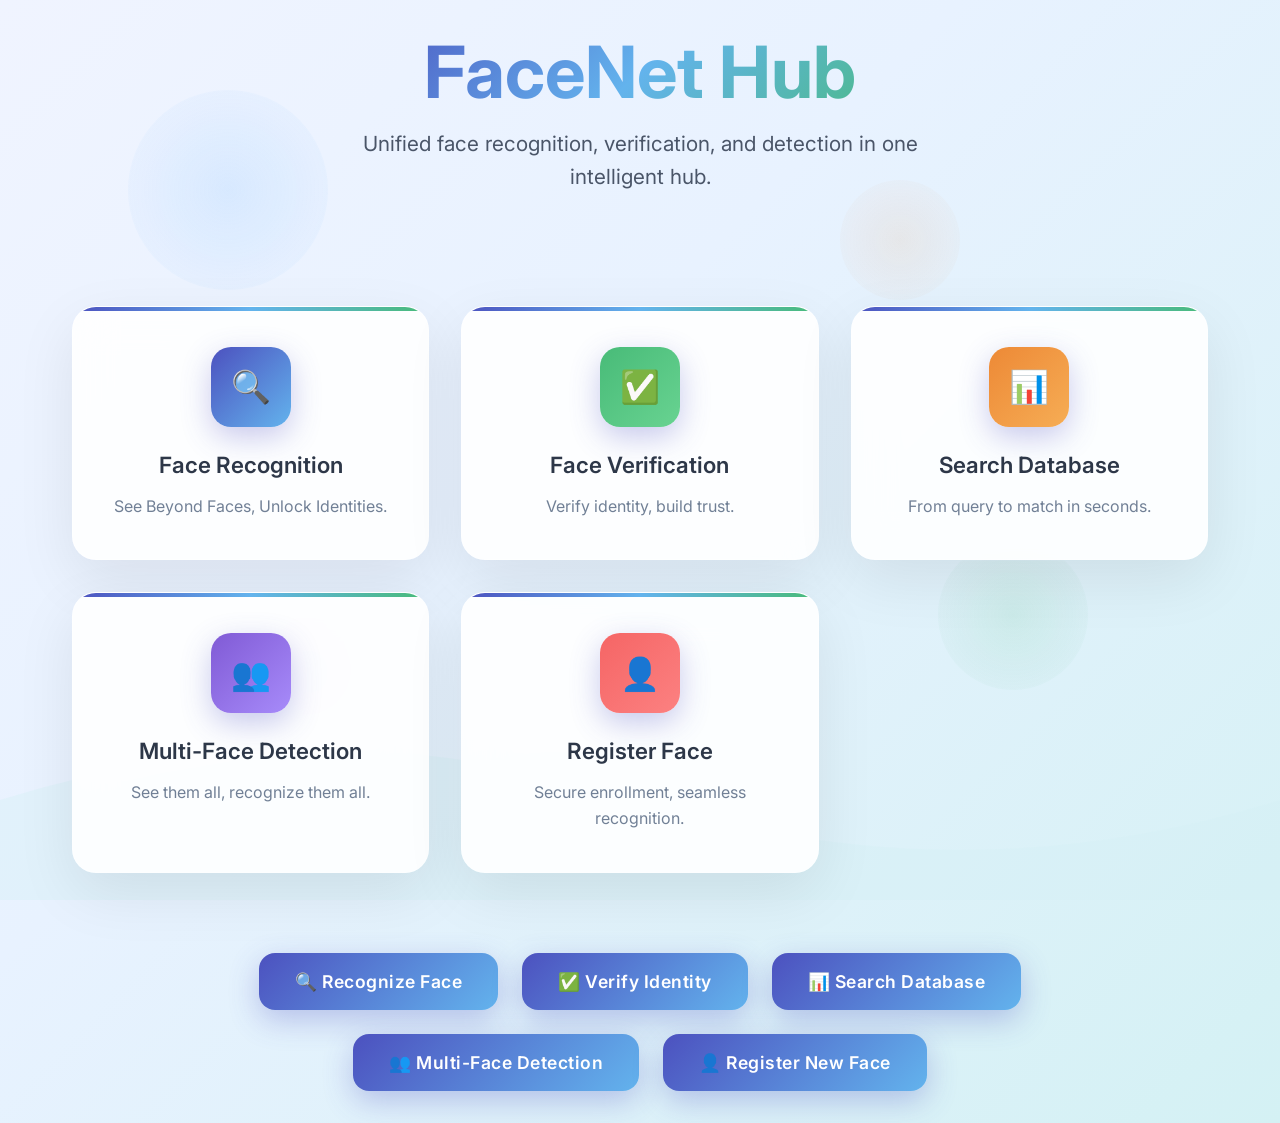
<file: index.html>
<!DOCTYPE html>
<html lang="en">
<head>
    <title>FaceNet Hub</title>
    <meta charset="UTF-8">
    <meta name="viewport" content="width=device-width, initial-scale=1.0">
    <style>
        @import url('https://fonts.googleapis.com/css2?family=Inter:wght@300;400;500;600;700&display=swap');
        
        * {
            margin: 0;
            padding: 0;
            box-sizing: border-box;
        }

        body {
            font-family: 'Inter', sans-serif;
            min-height: 100vh;
            background: linear-gradient(135deg, #f0f4ff 0%, #e8f2ff 40%, #d4f1f4 100%);
            position: relative;
            overflow-x: hidden;
            color: #2d3748;
        }

        /* Pleasant Floating Elements */
        .bg-elements {
            position: fixed;
            top: 0;
            left: 0;
            width: 100%;
            height: 100%;
            z-index: 1;
            pointer-events: none;
        }

        .float-circle {
            position: absolute;
            border-radius: 50%;
            background: radial-gradient(circle, rgba(99, 179, 255, 0.15), transparent);
            animation: floatGentle 20s infinite ease-in-out;
        }

        .float-circle:nth-child(1) {
            width: 200px; height: 200px;
            top: 10%; left: 10%;
            animation-delay: 0s;
        }

        .float-circle:nth-child(2) {
            width: 150px; height: 150px;
            background: radial-gradient(circle, rgba(72, 187, 120, 0.12), transparent);
            top: 60%; right: 15%;
            animation-delay: 5s;
        }

        .float-circle:nth-child(3) {
            width: 100px; height: 100px;
            background: radial-gradient(circle, rgba(147, 51, 234, 0.1), transparent);
            bottom: 20%; left: 20%;
            animation-delay: 10s;
        }

        .float-circle:nth-child(4) {
            width: 120px; height: 120px;
            background: radial-gradient(circle, rgba(237, 137, 54, 0.1), transparent);
            top: 20%; right: 25%;
            animation-delay: 15s;
        }

        @keyframes floatGentle {
            0%, 100% { transform: translateY(0px) rotate(0deg); opacity: 0.6; }
            33% { transform: translateY(-20px) rotate(120deg); opacity: 0.8; }
            66% { transform: translateY(-10px) rotate(240deg); opacity: 0.7; }
        }

        /* Subtle Wave Pattern */
        .wave-pattern {
            position: absolute;
            bottom: 0;
            left: 0;
            width: 100%;
            height: 200px;
            background: url("data:image/svg+xml,%3Csvg xmlns='http://www.w3.org/2000/svg' viewBox='0 0 1000 100' preserveAspectRatio='none'%3E%3Cpath d='M0,50 Q250,0 500,50 T1000,50 V100 H0 Z' fill='%23d4f1f4' opacity='0.4'/%3E%3C/svg%3E");
            z-index: 1;
        }

        /* Main Content */
        .container {
            position: relative;
            z-index: 10;
            max-width: 1200px;
            margin: 0 auto;
            padding: 2rem;
            min-height: 100vh;
            display: flex;
            flex-direction: column;
            justify-content: center;
            align-items: center;
            text-align: center;
            gap: 3rem;
        }

        /* Header */
        .header h1 {
            font-size: clamp(3rem, 6vw, 4.5rem);
            font-weight: 700;
            background: linear-gradient(135deg, #4c51bf 0%, #63b3ed 50%, #48bb78 100%);
            -webkit-background-clip: text;
            -webkit-text-fill-color: transparent;
            background-clip: text;
            margin-bottom: 1rem;
            line-height: 1.1;
        }

        .header p {
            font-size: 1.3rem;
            color: #4a5568;
            max-width: 600px;
            margin: 0 auto 2rem;
            line-height: 1.6;
        }

        /* Feature Cards - NOW 6 CARDS! */
        .features {
            display: grid;
            grid-template-columns: repeat(auto-fit, minmax(280px, 1fr));
            gap: 2rem;
            width: 100%;
            max-width: 1200px;
            margin-top: 2rem;
        }

        .feature-card {
            background: rgba(255, 255, 255, 0.9);
            backdrop-filter: blur(20px);
            border-radius: 24px;
            padding: 2.5rem 2rem;
            box-shadow: 0 20px 60px rgba(0, 0, 0, 0.08);
            border: 1px solid rgba(255, 255, 255, 0.3);
            transition: all 0.4s cubic-bezier(0.4, 0, 0.2, 1);
            position: relative;
            overflow: hidden;
            cursor: pointer;
            text-decoration: none;
            color: inherit;
        }

        .feature-card::before {
            content: '';
            position: absolute;
            top: 0;
            left: 0;
            right: 0;
            height: 4px;
            background: linear-gradient(90deg, #4c51bf, #63b3ed, #48bb78);
        }

        .feature-card:hover {
            transform: translateY(-12px);
            box-shadow: 0 30px 80px rgba(0, 0, 0, 0.12);
        }

        .feature-icon {
            width: 80px;
            height: 80px;
            margin: 0 auto 1.5rem;
            border-radius: 20px;
            display: flex;
            align-items: center;
            justify-content: center;
            font-size: 2rem;
            color: white;
            box-shadow: 0 10px 30px rgba(76, 81, 191, 0.3);
        }

        .feature-card:nth-child(1) .feature-icon { background: linear-gradient(135deg, #4c51bf, #63b3ed); }
        .feature-card:nth-child(2) .feature-icon { background: linear-gradient(135deg, #48bb78, #68d391); }
        .feature-card:nth-child(3) .feature-icon { background: linear-gradient(135deg, #ed8936, #f6ad55); }
        .feature-card:nth-child(4) .feature-icon { background: linear-gradient(135deg, #805ad5, #a78bfa); }
        .feature-card:nth-child(5) .feature-icon { background: linear-gradient(135deg, #f56565, #fc8181); }
        .feature-card:nth-child(6) .feature-icon { background: linear-gradient(135deg, #38b2ac, #4fd1c7); }

        .feature-card h3 {
            font-size: 1.4rem;
            font-weight: 600;
            color: #2d3748;
            margin-bottom: 1rem;
        }

        .feature-card p {
            color: #718096;
            line-height: 1.6;
        }

        /* Buttons */
        .menu {
            display: flex;
            flex-wrap: wrap;
            gap: 1.5rem;
            justify-content: center;
            max-width: 1000px;
            margin-top: 2rem;
        }

        .menu a {
            text-decoration: none;
        }

        button {
            padding: 18px 36px;
            font-family: 'Inter', sans-serif;
            font-size: 1.1rem;
            font-weight: 600;
            color: white;
            background: linear-gradient(135deg, #4c51bf 0%, #63b3ed 100%);
            border: none;
            border-radius: 16px;
            cursor: pointer;
            transition: all 0.3s cubic-bezier(0.4, 0, 0.2, 1);
            box-shadow: 0 10px 30px rgba(76, 81, 191, 0.3);
            text-transform: none;
            letter-spacing: 0.5px;
        }

        button:hover {
            transform: translateY(-4px);
            box-shadow: 0 20px 40px rgba(76, 81, 191, 0.4);
            background: linear-gradient(135deg, #3b3f9e 0%, #4da8e0 100%);
        }

        button:active {
            transform: translateY(-2px);
        }

        /* Responsive */
        @media (max-width: 768px) {
            .container { padding: 1.5rem; }
            .menu { flex-direction: column; align-items: center; }
            button { width: 100%; max-width: 300px; }
            .features { grid-template-columns: 1fr; }
        }

        /* Scroll Indicator */
        .scroll-indicator {
            position: fixed;
            bottom: 2rem;
            left: 50%;
            transform: translateX(-50%);
            z-index: 20;
            animation: bounce 2s infinite;
        }

        @keyframes bounce {
            0%, 20%, 50%, 80%, 100% { transform: translateX(-50%) translateY(0); }
            40% { transform: translateX(-50%) translateY(-10px); }
            60% { transform: translateX(-50%) translateY(-5px); }
        }
    </style>
</head>

<body>
    <!-- Pleasant Background Elements -->
    <div class="bg-elements">
        <div class="float-circle"></div>
        <div class="float-circle"></div>
        <div class="float-circle"></div>
        <div class="float-circle"></div>
        <div class="wave-pattern"></div>
    </div>

    <div class="container">
        <div class="header">
            <h1>FaceNet Hub</h1>
            <p>
                Unified face recognition, verification, and detection in one intelligent hub.
            </p>
        </div>

        <!-- 🔥 UPDATED 6 FEATURE CARDS -->
        <div class="features">
            
            <a href="/recognize" class="feature-card">
                <div class="feature-icon">🔍</div>
                <h3>Face Recognition</h3>
                <p>See Beyond Faces, Unlock Identities.</p>
            </a>
            
            <a href="/verify" class="feature-card">
                <div class="feature-icon">✅</div>
                <h3>Face Verification</h3>
                <p>Verify identity, build trust.</p>
            </a>
            
            <a href="/search" class="feature-card">
                <div class="feature-icon">📊</div>
                <h3>Search Database</h3>
                <p>From query to match in seconds.</p>
            </a>
            
            <!-- 🔥 NEW MULTI-FACE CARD -->
            <a href="/multiface" class="feature-card">
                <div class="feature-icon">👥</div>
                <h3>Multi-Face Detection</h3>
                <p>See them all, recognize them all.</p>
            </a>
             <a href="/register" class="feature-card">
                <div class="feature-icon">👤</div>
                <h3>Register Face</h3>
                <p>Secure enrollment, seamless recognition.</p>
            </a>

        </div>

        <!-- Updated Menu Buttons -->
        <div class="menu">
            <a href="/recognize">
                <button>🔍 Recognize Face</button>
            </a>
            <a href="/verify">
                <button>✅ Verify Identity</button>
            </a>
            <a href="/search">
                <button>📊 Search Database</button>
            </a>
            <a href="/multiface">
                <button>👥 Multi-Face Detection</button>
            </a>
            <a href="/register">
                <button>👤 Register New Face</button>
            </a>
        </div>
    </div>

    

    <script>
        // Gentle floating animation refresh
        function refreshFloaters() {
            document.querySelectorAll('.float-circle').forEach((circle, i) => {
                circle.style.animationDelay = `${i * 3}s`;
            });
        }
        setInterval(refreshFloaters, 15000);

        // Smooth hover effects for feature cards
        document.querySelectorAll('.feature-card').forEach(card => {
            card.addEventListener('mouseenter', function() {
                this.style.transform = 'translateY(-12px) scale(1.02)';
            });
            card.addEventListener('mouseleave', function() {
                this.style.transform = 'translateY(0) scale(1)';
            });
        });
    </script>
</body>
</html>
</file>
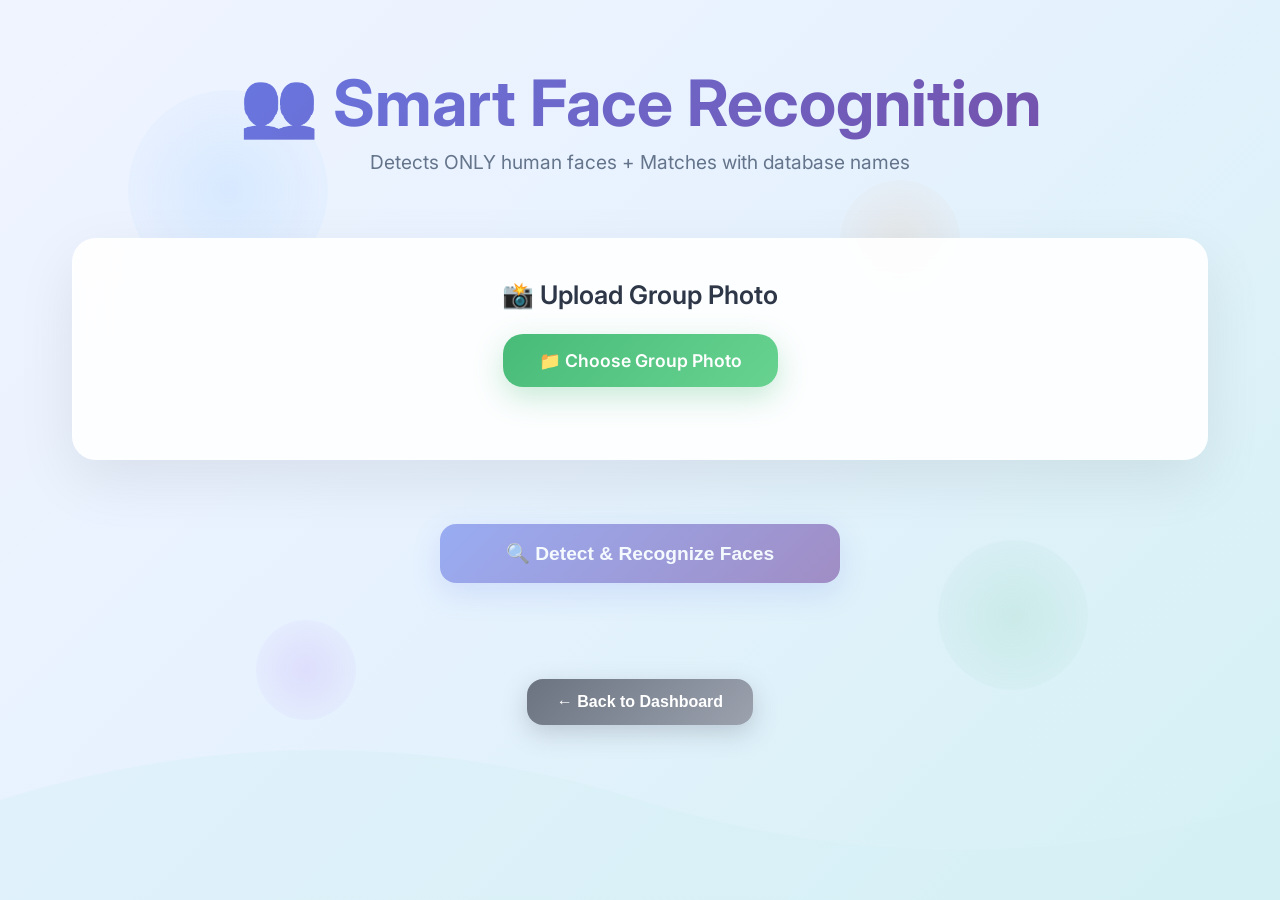
<file: multiface.html>
<!DOCTYPE html>
<html lang="en">
<head>
    <title>AI Face Recognition - Database Integration</title>
    <meta charset="UTF-8">
    <meta name="viewport" content="width=device-width, initial-scale=1.0">
    <style>
        @import url('https://fonts.googleapis.com/css2?family=Inter:wght@300;400;500;600;700&display=swap');
        * { margin: 0; padding: 0; box-sizing: border-box; }
        body { font-family: 'Inter', sans-serif; min-height: 100vh; background: linear-gradient(135deg, #f0f4ff 0%, #e8f2ff 40%, #d4f1f4 100%); position: relative; overflow-x: hidden; color: #2d3748; }

        /* Pleasant Floating Elements */
        .bg-elements {
            position: fixed;
            top: 0;
            left: 0;
            width: 100%;
            height: 100%;
            z-index: 1;
            pointer-events: none;
        }

        .float-circle {
            position: absolute;
            border-radius: 50%;
            background: radial-gradient(circle, rgba(99, 179, 255, 0.15), transparent);
            animation: floatGentle 20s infinite ease-in-out;
        }

        .float-circle:nth-child(1) {
            width: 200px; height: 200px;
            top: 10%; left: 10%;
            animation-delay: 0s;
        }

        .float-circle:nth-child(2) {
            width: 150px; height: 150px;
            background: radial-gradient(circle, rgba(72, 187, 120, 0.12), transparent);
            top: 60%; right: 15%;
            animation-delay: 5s;
        }

        .float-circle:nth-child(3) {
            width: 100px; height: 100px;
            background: radial-gradient(circle, rgba(147, 51, 234, 0.1), transparent);
            bottom: 20%; left: 20%;
            animation-delay: 10s;
        }

        .float-circle:nth-child(4) {
            width: 120px; height: 120px;
            background: radial-gradient(circle, rgba(237, 137, 54, 0.1), transparent);
            top: 20%; right: 25%;
            animation-delay: 15s;
        }

        @keyframes floatGentle {
            0%, 100% { transform: translateY(0px) rotate(0deg); opacity: 0.6; }
            33% { transform: translateY(-20px) rotate(120deg); opacity: 0.8; }
            66% { transform: translateY(-10px) rotate(240deg); opacity: 0.7; }
        }

        /* Subtle Wave Pattern */
        .wave-pattern {
            position: absolute;
            bottom: 0;
            left: 0;
            width: 100%;
            height: 200px;
            background: url("data:image/svg+xml,%3Csvg xmlns='http://www.w3.org/2000/svg' viewBox='0 0 1000 100' preserveAspectRatio='none'%3E%3Cpath d='M0,50 Q250,0 500,50 T1000,50 V100 H0 Z' fill='%23d4f1f4' opacity='0.4'/%3E%3C/svg%3E");
            z-index: 1;
        }
        .container { position: relative; z-index: 10; max-width: 1200px; margin: 0 auto; padding: 2rem; display: flex; flex-direction: column; gap: 2rem; }
        .header { text-align: center; padding: 2rem 0; }
        .header h1 { font-size: clamp(2.5rem, 6vw, 4rem); font-weight: 700; background: linear-gradient(135deg, #667eea 0%, #764ba2 100%); -webkit-background-clip: text; -webkit-text-fill-color: transparent; margin-bottom: 0.5rem; }
        .header p { font-size: 1.2rem; color: #64748b; }
        .section { background: rgba(255,255,255,0.9); backdrop-filter: blur(20px); border-radius: 24px; padding: 2.5rem; box-shadow: 0 20px 60px rgba(0,0,0,0.08); border: 1px solid rgba(255,255,255,0.3); }
        .upload-area { text-align: center; margin-bottom: 2rem; }
        .file-input-wrapper input[type="file"] { position: absolute; left: -9999px; opacity: 0; width: 1px; height: 1px; }
        .custom-file-btn { padding: 16px 36px; font-size: 1.1rem; font-weight: 600; color: white; background: linear-gradient(135deg, #48bb78 0%, #68d391 100%); border: none; border-radius: 20px; cursor: pointer; transition: all 0.3s; box-shadow: 0 10px 30px rgba(72,187,120,0.3); display: inline-block; }
        .custom-file-btn:hover { transform: translateY(-2px); box-shadow: 0 15px 40px rgba(72,187,120,0.4); }
        #groupPhoto { max-width: 700px; max-height: 450px; width: 100%; height: auto; border-radius: 16px; border: 3px solid #e2e8f0; box-shadow: 0 10px 30px rgba(0,0,0,0.1); display: none; margin: 1rem auto; }
        #analyzeBtn { padding: 18px 40px; font-size: 1.2rem; font-weight: 600; color: white; background: linear-gradient(135deg, #667eea 0%, #764ba2 100%); border: none; border-radius: 16px; cursor: pointer; transition: all 0.3s; box-shadow: 0 10px 30px rgba(102,126,234,0.3); width: 100%; max-width: 400px; margin: 2rem auto; display: block; }
        #analyzeBtn:hover:not(:disabled) { transform: translateY(-3px); box-shadow: 0 15px 40px rgba(102,126,234,0.4); }
        #analyzeBtn:disabled { opacity: 0.6; cursor: not-allowed; transform: none; }
        .results-section { display: none; }
        .results-section.show { display: block; }
        .faces-grid { display: grid; grid-template-columns: repeat(auto-fit, minmax(280px, 1fr)); gap: 1.5rem; margin-top: 2rem; }
        .face-card { background: rgba(255,255,255,0.95); border-radius: 16px; padding: 1.5rem; text-align: center; box-shadow: 0 15px 35px rgba(0,0,0,0.1); border: 3px solid #48bb78; transition: all 0.3s; cursor: pointer; }
        .face-card:hover { transform: translateY(-10px) scale(1.05); box-shadow: 0 30px 60px rgba(72,187,120,0.3); }
        .face-card.recognized { border-color: #ed8936; box-shadow: 0 15px 35px rgba(237,137,54,0.3); }
        .face-card.recognized:hover { box-shadow: 0 30px 60px rgba(237,137,54,0.4); }
        .face-img { width: 100%; height: 200px; object-fit: cover; border-radius: 12px; margin-bottom: 1rem; border: 3px solid #f7fafc; }
        .face-count { font-size: 4rem; font-weight: 700; color: #48bb78; margin: 1.5rem 0; }
        #resultText { font-size: 1.4rem; text-align: center; padding: 2.5rem; background: rgba(72,187,120,0.15); border-radius: 20px; color: #1a5f2f; font-weight: 600; }
        .no-faces { font-size: 1.3rem; text-align: center; padding: 2.5rem; background: rgba(245,101,101,0.15); border-radius: 20px; color: #742a2a; }
        .loading { display: inline-block; width: 28px; height: 28px; border: 4px solid rgba(255,255,255,0.3); border-radius: 50%; border-top-color: #fff; animation: spin 1s infinite; margin-right: 12px; vertical-align: middle; }
        @keyframes spin { to { transform: rotate(360deg); } }
        .back-btn { text-align: center; margin-top: 2rem; }
        .back-btn button { padding: 14px 30px; font-size: 1rem; font-weight: 600; color: white; background: linear-gradient(135deg, #6b7280 0%, #9ca3af 100%); border: none; border-radius: 16px; cursor: pointer; transition: all 0.3s; box-shadow: 0 8px 25px rgba(107,114,128,0.3); }
        .back-btn button:hover { transform: translateY(-2px); box-shadow: 0 12px 35px rgba(107,114,128,0.4); }
        h2 { font-size: 1.6rem; font-weight: 600; color: #2d3748; margin-bottom: 1.5rem; text-align: center; }
        .person-name { font-size: 1.3rem; font-weight: 700; color: #ed8936; margin: 0.5rem 0; }
        .confidence { background: rgba(72,187,120,0.2); padding: 0.3rem 0.8rem; border-radius: 20px; font-size: 0.9rem; color: #1a5f2f; }
    </style>
</head>
<body>
    <!-- Pleasant Background Elements -->
    <div class="bg-elements">
        <div class="float-circle"></div>
        <div class="float-circle"></div>
        <div class="float-circle"></div>
        <div class="float-circle"></div>
        <div class="wave-pattern"></div>
    </div>

    <div class="container">
        <div class="header">
            <h1>👥 Smart Face Recognition</h1>
            <p>Detects ONLY human faces + Matches with database names</p>
        </div>

        <div class="section">
            <h2>📸 Upload Group Photo</h2>
            <div class="upload-area">
                <div class="file-input-wrapper">
                    <input type="file" id="groupPhotoInput" accept="image/*">
                    <label for="groupPhotoInput" class="custom-file-btn">📁 Choose Group Photo</label>
                </div>
                <img id="groupPhoto" alt="Group Photo">
            </div>
        </div>

        <div style="text-align: center;">
            <button id="analyzeBtn" disabled>🔍 Detect & Recognize Faces</button>
        </div>

        <div class="section results-section" id="resultsSection">
            <h2>🎯 Recognition Results</h2>
            <div id="resultText"></div>
            <div class="faces-grid" id="facesGrid"></div>
        </div>

        <div class="back-btn">
            <a href="/">
                <button>← Back to Dashboard</button>
            </a>
        </div>
    </div>

    <script>
        const groupPhotoInput = document.getElementById('groupPhotoInput');
        const groupPhoto = document.getElementById('groupPhoto');
        const analyzeBtn = document.getElementById('analyzeBtn');
        const resultsSection = document.getElementById('resultsSection');
        const resultText = document.getElementById('resultText');
        const facesGrid = document.getElementById('facesGrid');

        // 🔥 Upload handler
        groupPhotoInput.addEventListener('change', function() {
            const file = this.files[0];
            if (file) {
                const reader = new FileReader();
                reader.onload = function(e) {
                    groupPhoto.src = e.target.result;
                    groupPhoto.style.display = 'block';
                    analyzeBtn.disabled = false;
                    analyzeBtn.textContent = '🚀 Analyze & Recognize';
                    resultsSection.classList.remove('show');
                };
                reader.readAsDataURL(file);
            }
        });

        analyzeBtn.addEventListener('click', async function() {
            analyzeBtn.disabled = true;
            analyzeBtn.innerHTML = '<div class="loading"></div>🔍 Detecting human faces...';

            try {
                // Step 1: Frontend face detection (ONLY humans)
                const faces = advancedHumanFaceDetection();
                
                if (faces.length === 0) {
                    displayResults([], 'No human faces detected');
                    return;
                }

                // Step 2: Backend recognition for each face
                analyzeBtn.innerHTML = '<div class="loading"></div>🧠 Recognizing faces...';
                const recognizedFaces = await recognizeFacesInDatabase(faces);

                displayResults(recognizedFaces, `${recognizedFaces.length} faces processed`);
            } catch (error) {
                console.error('Error:', error);
                resultText.innerHTML = 'Error processing image';
            } finally {
                analyzeBtn.disabled = false;
                analyzeBtn.textContent = '🔄 Re-analyze';
            }
        });

        // 🔥 HUMAN-ONLY FACE DETECTION (Rejects statues/objects)
        function advancedHumanFaceDetection() {
            const canvas = document.createElement('canvas');
            const ctx = canvas.getContext('2d');
            canvas.width = groupPhoto.naturalWidth;
            canvas.height = groupPhoto.naturalHeight;
            ctx.drawImage(groupPhoto, 0, 0);
            const imageData = ctx.getImageData(0, 0, canvas.width, canvas.height);
            
            const faces = [];
            const scanSize = 200;
            const step = 45;

            for (let y = 15; y < canvas.height - scanSize - 15; y += step) {
                for (let x = 15; x < canvas.width - scanSize - 15; x += step) {
                    const score = humanFaceOnlyDetector(imageData, x, y, scanSize);
                    if (score > 0.65) {
                        faces.push({
                            id: faces.length + 1,
                            x, y, width: scanSize, height: scanSize,
                            confidence: score,
                            faceImage: extractFaceCanvas(groupPhoto, x, y, scanSize)
                        });
                    }
                }
            }
            return smartMergeFaces(faces);
        }

        // 🔥 HUMANS ONLY DETECTOR (Rejects stone faces/objects)
        function humanFaceOnlyDetector(imageData, startX, startY, size) {
            const data = imageData.data;
            let skinScore = 0, eyeScore = 0, mouthScore = 0, hairScore = 0, totalPixels = 0;

            for (let py = 0; py < size; py++) {
                for (let px = 0; px < size; px++) {
                    const x = startX + px;
                    const y = startY + py;
                    if (x >= imageData.width || y >= imageData.height) continue;
                    
                    const i = (Math.floor(y) * imageData.width + Math.floor(x)) * 4;
                    if (i + 2 >= data.length) continue;
                    
                    const r = data[i], g = data[i+1], b = data[i+2];
                    
                    // 🔥 Stage 1: Human skin only (rejects stone/metal)
                    if (isHumanSkin(r, g, b)) {
                        skinScore++;
                        
                        // Stage 2: Eyes (dark regions in specific area)
                        if (py < size * 0.3 && isEyeRegion(r, g, b)) eyeScore += 2;
                        
                        // Stage 3: Mouth/chin area
                        if (py > size * 0.7 && isMouthRegion(r, g, b)) mouthScore += 1.5;
                        
                        // Stage 4: Hair above forehead
                        if (py < size * 0.15 && isHairRegion(r, g, b)) hairScore += 1;
                    }
                    totalPixels++;
                }
            }

            const skinRatio = skinScore / Math.max(1, totalPixels * 0.48);
            const eyeRatio = eyeScore / Math.max(1, totalPixels * 0.08);
            const mouthRatio = mouthScore / Math.max(1, totalPixels * 0.12);
            const hairRatio = hairScore / Math.max(1, totalPixels * 0.1);
            
            return (skinRatio * 0.45) + (eyeRatio * 0.25) + (mouthRatio * 0.2) + (hairRatio * 0.1);
        }

        function isHumanSkin(r, g, b) {
            const rNorm = r / 255, gNorm = g / 255, bNorm = b / 255;
            // Human skin range (excludes stone/metal)
            return rNorm > 0.4 && rNorm < 0.95 && 
                   gNorm > 0.25 && bNorm > 0.2 &&
                   rNorm > gNorm && rNorm > bNorm &&
                   Math.abs(rNorm - gNorm) < 0.3;
        }

        function isEyeRegion(r, g, b) { return (r + g + b) / 3 < 110 && (r + g + b) / 3 > 25; }
        function isMouthRegion(r, g, b) { return (r + g + b) / 3 > 80 && (r + g + b) / 3 < 180; }
        function isHairRegion(r, g, b) { return (r + g + b) / 3 < 90; }

        function extractFaceCanvas(img, x, y, size) {
            const canvas = document.createElement('canvas');
            canvas.width = canvas.height = 64; // Match model input size
            const ctx = canvas.getContext('2d');
            const pad = 10; // Reduced padding
            ctx.drawImage(img, Math.max(0, x - pad), Math.max(0, y - pad), 
                         size + pad * 2, size + pad * 2, 0, 0, 64, 64);
            return canvas;
        }

        // 🔥 BACKEND DATABASE RECOGNITION
        async function recognizeFacesInDatabase(faces) {
            const formData = new FormData();
            
            // Convert each face canvas to blob and append as file
            const blobPromises = faces.map((face, i) => {
                return new Promise(resolve => {
                    face.faceImage.toBlob(blob => {
                        formData.append(`face_${i}`, blob, `face_${i}.jpg`);
                        resolve();
                    });
                });
            });
            
            // Wait for all blobs to be created
            await Promise.all(blobPromises);
            
            try {
                const response = await fetch('/recognize-multiple-faces', {
                    method: 'POST',
                    body: formData
                });
                const result = await response.json();
                
                // Map recognition results to faces
                return faces.map((face, i) => {
                    const match = result.matches?.[i];
                    if (match && match.found) {
                        return {
                            ...face,
                            name: match.person?.name || 'Unknown',
                            id: match.id,
                            matchConfidence: match.confidence,
                            recognized: true
                        };
                    }
                    return { ...face, name: 'Unknown', recognized: false };
                });
            } catch (error) {
                console.warn('Database recognition failed, using local detection:', error);
                return faces.map(face => ({ ...face, name: 'Unknown', recognized: false }));
            }
        }

        function smartMergeFaces(faces) {
            const merged = [];
            faces.forEach(face => {
                let duplicate = false;
                merged.forEach(mFace => {
                    const dist = Math.hypot(
                        (face.x + face.width/2) - (mFace.x + mFace.width/2),
                        (face.y + face.height/2) - (mFace.y + mFace.height/2)
                    );
                    if (dist < 80) duplicate = true;
                });
                if (!duplicate) merged.push(face);
            });
            return merged.slice(0, 12);
        }

        // 🔥 DISPLAY WITH NAMES
        function displayResults(faces, message) {
            facesGrid.innerHTML = '';
            resultsSection.classList.add('show');
            
            if (faces.length === 0) {
                resultText.className = 'no-faces';
                resultText.innerHTML = `
                    <div style="font-size: 2.5rem; color: #f56565; margin: 1rem 0;">✅</div>
                    <strong>Perfect! No false positives.</strong><br>
                    <small>Only human faces detected (statues/objects rejected)</small>
                `;
                return;
            }

            const recognizedCount = faces.filter(f => f.recognized).length;
            resultText.innerHTML = `
                <div class="face-count">${faces.length}</div>
                <strong>${faces.length} HUMAN FACES DETECTED!</strong><br>
                <small>${recognizedCount} recognized from database | ${faces.length - recognizedCount} unknown</small>
            `;
            
            faces.forEach(face => {
                const tempCanvas = document.createElement('canvas');
                tempCanvas.width = tempCanvas.height = 260;
                const ctx = tempCanvas.getContext('2d');
                ctx.drawImage(groupPhoto, Math.max(0, face.x - 20), Math.max(0, face.y - 20), 
                             face.width + 40, face.height + 40, 0, 0, 260, 260);
                
                const faceCard = document.createElement('div');
                faceCard.className = `face-card ${face.recognized ? 'recognized' : ''}`;
                faceCard.innerHTML = `
                    <img src="${tempCanvas.toDataURL()}" class="face-img" 
                         alt="${face.name}" title="${face.name}">
                    ${face.recognized ? 
                        `<div class="person-name">👤 ${face.name}</div>` : 
                        '<div class="person-name">Unknown Person</div>'
                    }
                    <div class="confidence">${Math.round(face.confidence*100)}% detection confidence</div>
                    ${face.recognized ? `<div style="font-size: 0.85rem; color: #666;">DB Match: ${Math.round(face.matchConfidence*100)}%</div>` : ''}
                `;
                facesGrid.appendChild(faceCard);
            });
            
            analyzeBtn.textContent = `🔄 Re-analyze (${faces.length} faces)`;
        }
    </script>
</body>
</html>
</file>
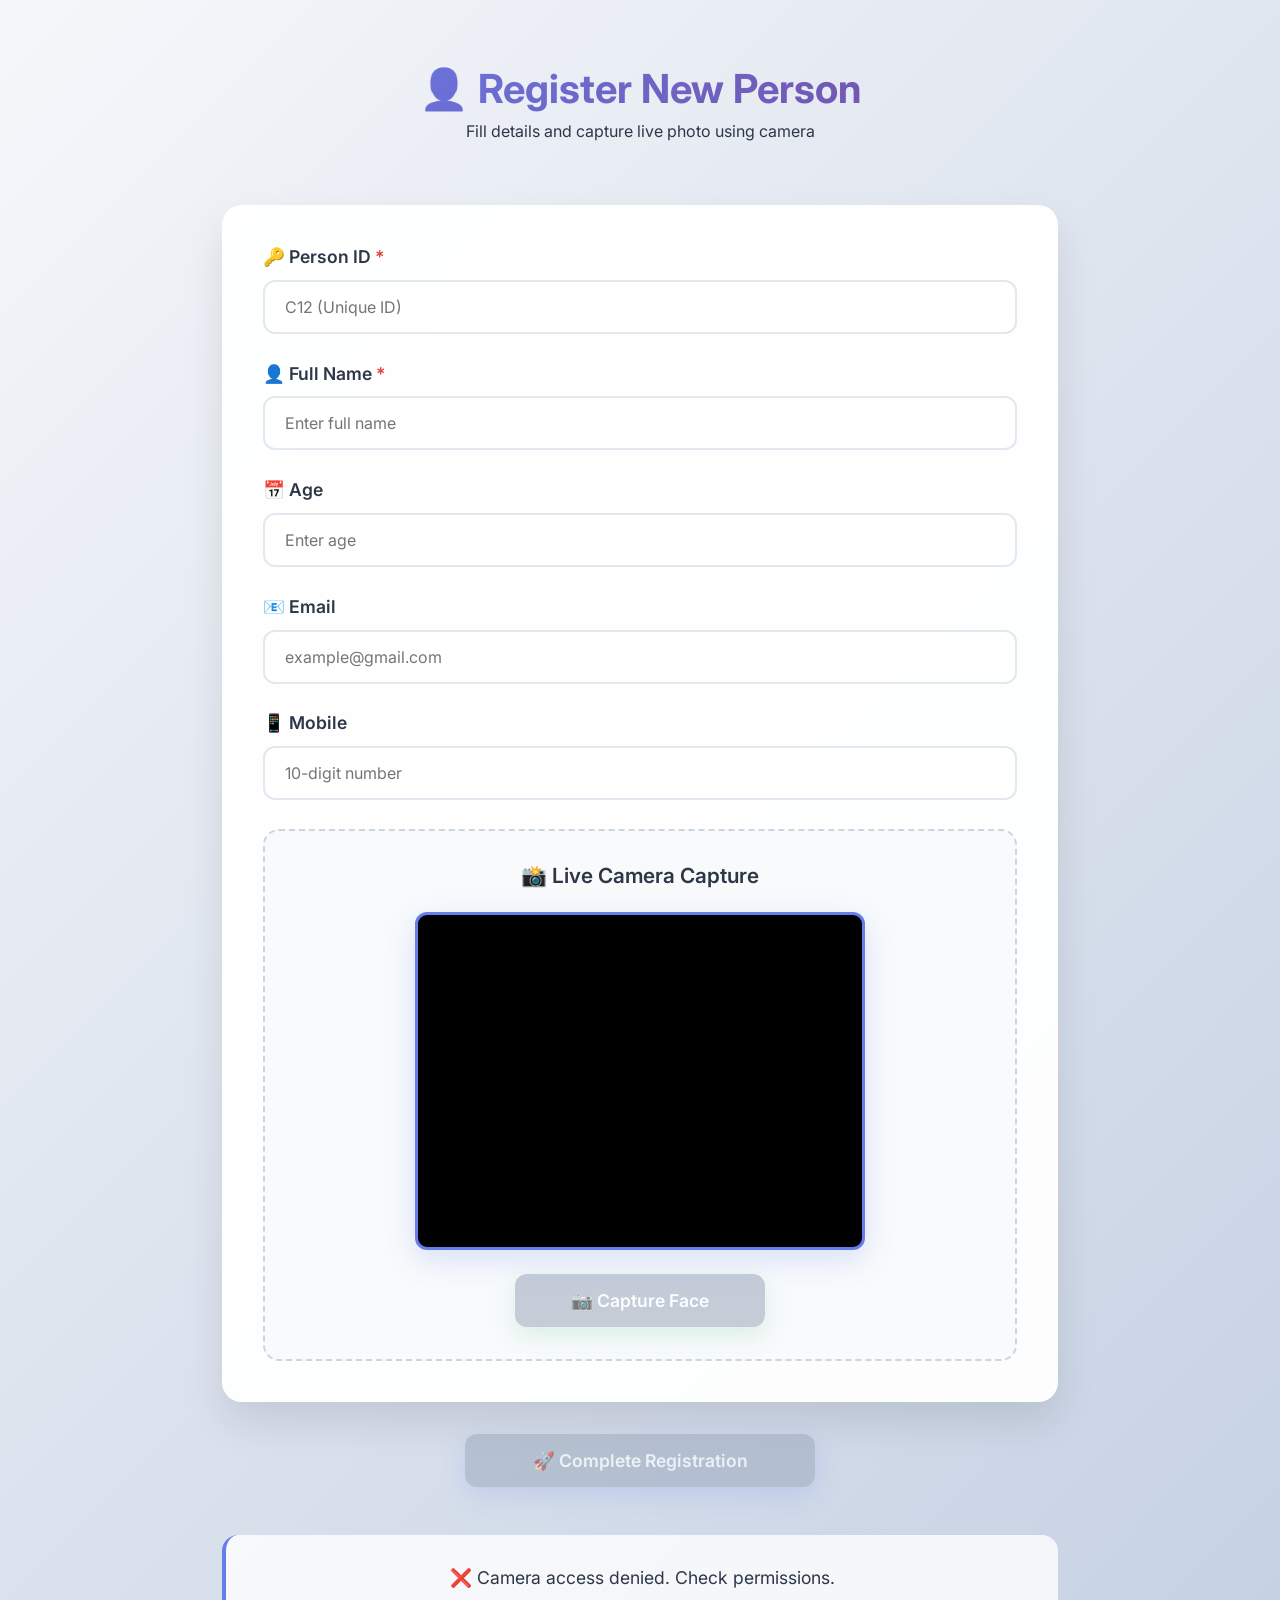
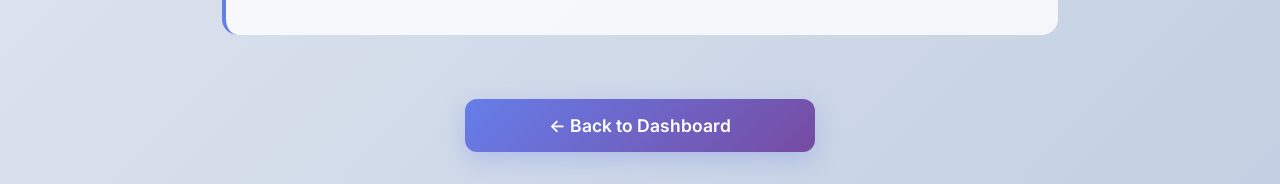
<file: register.html>
<!DOCTYPE html>
<html lang="en">
<head>
    <title>Register Person - Live Camera</title>
    <meta charset="UTF-8">
    <meta name="viewport" content="width=device-width, initial-scale=1.0">
    <style>
        @import url('https://fonts.googleapis.com/css2?family=Inter:wght@300;400;500;600;700&display=swap');
        * { margin: 0; padding: 0; box-sizing: border-box; }
        body {
            font-family: 'Inter', sans-serif; min-height: 100vh;
            background: linear-gradient(135deg, #f5f7fa 0%, #c3cfe2 100%);
            color: #2d3748; overflow-x: hidden;
        }
        .container {
            max-width: 900px; margin: 0 auto; padding: 2rem; display: flex; flex-direction: column; gap: 2rem;
        }
        .header {
            text-align: center; padding: 2rem 0;
        }
        .header h1 {
            font-size: 2.5rem; font-weight: 700; background: linear-gradient(135deg, #667eea 0%, #764ba2 100%);
            -webkit-background-clip: text; -webkit-text-fill-color: transparent; margin-bottom: 0.5rem;
        }
        .form-section {
            background: rgba(255,255,255,0.95); border-radius: 20px; padding: 2.5rem; box-shadow: 0 20px 40px rgba(0,0,0,0.1);
            border: 1px solid rgba(255,255,255,0.5);
        }
        .form-group { margin-bottom: 1.8rem; }
        label { 
            display: block; font-size: 1.1rem; font-weight: 600; color: #2d3748; margin-bottom: 0.8rem;
        }
        input[type="text"], input[type="number"], input[type="email"], input[type="tel"] {
            width: 100%; padding: 15px 20px; font-size: 1rem; border: 2px solid #e2e8f0; border-radius: 12px;
            background: white; color: #2d3748; transition: all 0.3s; font-family: inherit;
        }
        input:focus {
            outline: none; border-color: #667eea; box-shadow: 0 0 0 3px rgba(102, 126, 234, 0.1);
        }
        .camera-section {
            text-align: center; background: #f8fafc; border-radius: 16px; padding: 2rem; border: 2px dashed #cbd5e0;
        }
        #cameraVideo {
            width: 100%; max-width: 450px; height: 338px; border-radius: 12px; border: 3px solid #667eea;
            box-shadow: 0 10px 30px rgba(102,126,234,0.2); background: #000;
        }
        #capturedCanvas {
            width: 100%; max-width: 450px; height: 338px; border-radius: 12px; border: 3px solid #48bb78;
            box-shadow: 0 10px 30px rgba(72,187,120,0.3); display: none; margin-top: 1rem;
        }
        button {
            width: 100%; max-width: 350px; padding: 16px 32px; font-size: 1.1rem; font-weight: 600; color: white;
            background: linear-gradient(135deg, #667eea 0%, #764ba2 100%); border: none; border-radius: 12px;
            cursor: pointer; transition: all 0.3s; box-shadow: 0 8px 25px rgba(102,126,234,0.3); font-family: inherit;
        }
        button:hover:not(:disabled) { transform: translateY(-2px); box-shadow: 0 12px 35px rgba(102,126,234,0.4); }
        button:disabled { opacity: 0.6; cursor: not-allowed; transform: none; background: #a0aec0; }
        .capture-btn {
            max-width: 250px; background: linear-gradient(135deg, #48bb78 0%, #68d391 100%);
            box-shadow: 0 8px 25px rgba(72,187,120,0.3);
        }
        .capture-btn:hover { box-shadow: 0 12px 35px rgba(72,187,120,0.4); }
        #status {
            min-height: 100px; padding: 2rem; background: rgba(255,255,255,0.8); border-radius: 16px; text-align: center;
            font-size: 1.1rem; border-left: 4px solid #667eea; margin-top: 1rem;
        }
        #status.success { border-left-color: #48bb78; background: rgba(72,187,120,0.1); }
        #status.error { border-left-color: #f56565; background: rgba(245,101,101,0.1); color: #742a2a; }
        .loading {
            display: inline-block; width: 20px; height: 20px; border: 3px solid rgba(255,255,255,0.3);
            border-radius: 50%; border-top-color: #fff; animation: spin 1s infinite; margin-right: 8px;
        }
        @keyframes spin { to { transform: rotate(360deg); } }
        .back-btn { text-align: center; margin-top: 2rem; }
        .back-btn a { text-decoration: none; }
        @media (max-width: 768px) {
            .container { padding: 1rem; }
            .form-section { padding: 2rem 1.5rem; }
            #cameraVideo, #capturedCanvas { max-width: 100%; height: 250px; }
        }
    </style>
</head>
<body>
    <div class="container">
        <div class="header">
            <h1>👤 Register New Person</h1>
            <p>Fill details and capture live photo using camera</p>
        </div>

        <form class="form-section" id="registerForm">
            <div class="form-group">
                <label>🔑 Person ID <span style="color: #e53e3e;">*</span></label>
                <input type="text" id="personID" placeholder="C12 (Unique ID)" maxlength="10" required>
            </div>

            <div class="form-group">
                <label>👤 Full Name <span style="color: #e53e3e;">*</span></label>
                <input type="text" id="name" placeholder="Enter full name" required>
            </div>

            <div class="form-group">
                <label>📅 Age</label>
                <input type="number" id="age" min="1" max="120" placeholder="Enter age">
            </div>

            <div class="form-group">
                <label>📧 Email</label>
                <input type="email" id="email" placeholder="example@gmail.com">
            </div>

            <div class="form-group">
                <label>📱 Mobile</label>
                <input type="tel" id="mobile" placeholder="10-digit number">
            </div>

            <!-- CAMERA SECTION -->
            <div class="camera-section">
                <label style="font-size: 1.3rem; font-weight: 600; margin-bottom: 1.5rem; display: block;">
                    📸 Live Camera Capture
                </label>
                <video id="cameraVideo" autoplay playsinline muted></video>
                <br><br>
                <button type="button" id="captureBtn" class="capture-btn" disabled>📷 Capture Face</button>
                <canvas id="capturedCanvas"></canvas>
            </div>
        </form>

        <div style="text-align: center;">
            <button id="registerBtn" disabled>🚀 Complete Registration</button>
        </div>

        <div id="status">Start by allowing camera access and filling required fields...</div>

        <div class="back-btn">
            <a href="/">
                <button>← Back to Dashboard</button>
            </a>
        </div>
    </div>

    <script>
        // Elements
        const personID = document.getElementById('personID');
        const nameInput = document.getElementById('name');
        const cameraVideo = document.getElementById('cameraVideo');
        const captureBtn = document.getElementById('captureBtn');
        const capturedCanvas = document.getElementById('capturedCanvas');
        const registerBtn = document.getElementById('registerBtn');
        const status = document.getElementById('status');
        let mediaStream = null;
        let imageCaptured = false;

        // 1. Initialize Camera
        async function initCamera() {
            try {
                mediaStream = await navigator.mediaDevices.getUserMedia({
                    video: { width: 640, height: 480, facingMode: 'user' }
                });
                cameraVideo.srcObject = mediaStream;
                captureBtn.disabled = false;
                status.innerHTML = '✅ Camera ready! Click "Capture Face" when ready.';
            } catch(err) {
                status.innerHTML = '❌ Camera access denied. Check permissions.';
                console.error('Camera error:', err);
            }
        }

        // 2. Capture Image
        captureBtn.addEventListener('click', () => {
            capturedCanvas.width = 640;
            capturedCanvas.height = 480;
            const ctx = capturedCanvas.getContext('2d');
            ctx.drawImage(cameraVideo, 0, 0, 640, 480);
            capturedCanvas.style.display = 'block';
            imageCaptured = true;
            status.innerHTML = '✅ Face captured successfully!';
            checkReady();
        });

        // 3. Check if ready to register
        function checkReady() {
            const hasID = personID.value.trim();
            const hasName = nameInput.value.trim();
            registerBtn.disabled = !(hasID && hasName && imageCaptured);
        }

        // Watch form changes
        personID.addEventListener('input', checkReady);
        nameInput.addEventListener('input', checkReady);

        // 4. Register Person
        registerBtn.addEventListener('click', async () => {
            const formData = new FormData();
            formData.append('id', personID.value.trim());
            formData.append('name', nameInput.value.trim());
            formData.append('age', document.getElementById('age').value || '');
            formData.append('email', document.getElementById('email').value || '');
            formData.append('mobile', document.getElementById('mobile').value || '');
            
            // Convert canvas to blob
            capturedCanvas.toBlob((blob) => {
                formData.append('image', blob, 'face.png');
                
                status.innerHTML = '<div class="loading"></div>Registering...';
                registerBtn.disabled = true;

                fetch('/register-person', {
                    method: 'POST',
                    body: formData
                })
                .then(res => res.json())
                .then(data => {
                    if (data.error) {
                        status.className = 'error';
                        status.innerHTML = `❌ ${data.error}`;
                    } else {
                        status.className = 'success';
                        status.innerHTML = `✅ ${data.message}<br><small>Added to database!</small>`;
                        // Reset form
                        personID.value = nameInput.value = '';
                        capturedCanvas.style.display = 'none';
                        imageCaptured = false;
                        registerBtn.disabled = true;
                    }
                })
                .catch(err => {
                    status.className = 'error';
                    status.innerHTML = '❌ Registration failed. Try again.';
                    console.error(err);
                })
                .finally(() => {
                    registerBtn.disabled = false;
                });
            }, 'image/jpeg', 0.9);
        });

        // Start
        initCamera();
        checkReady();

        // Cleanup
        window.addEventListener('beforeunload', () => {
            if (mediaStream) {
                mediaStream.getTracks().forEach(track => track.stop());
            }
        });
    </script>
</body>
</html>
</file>
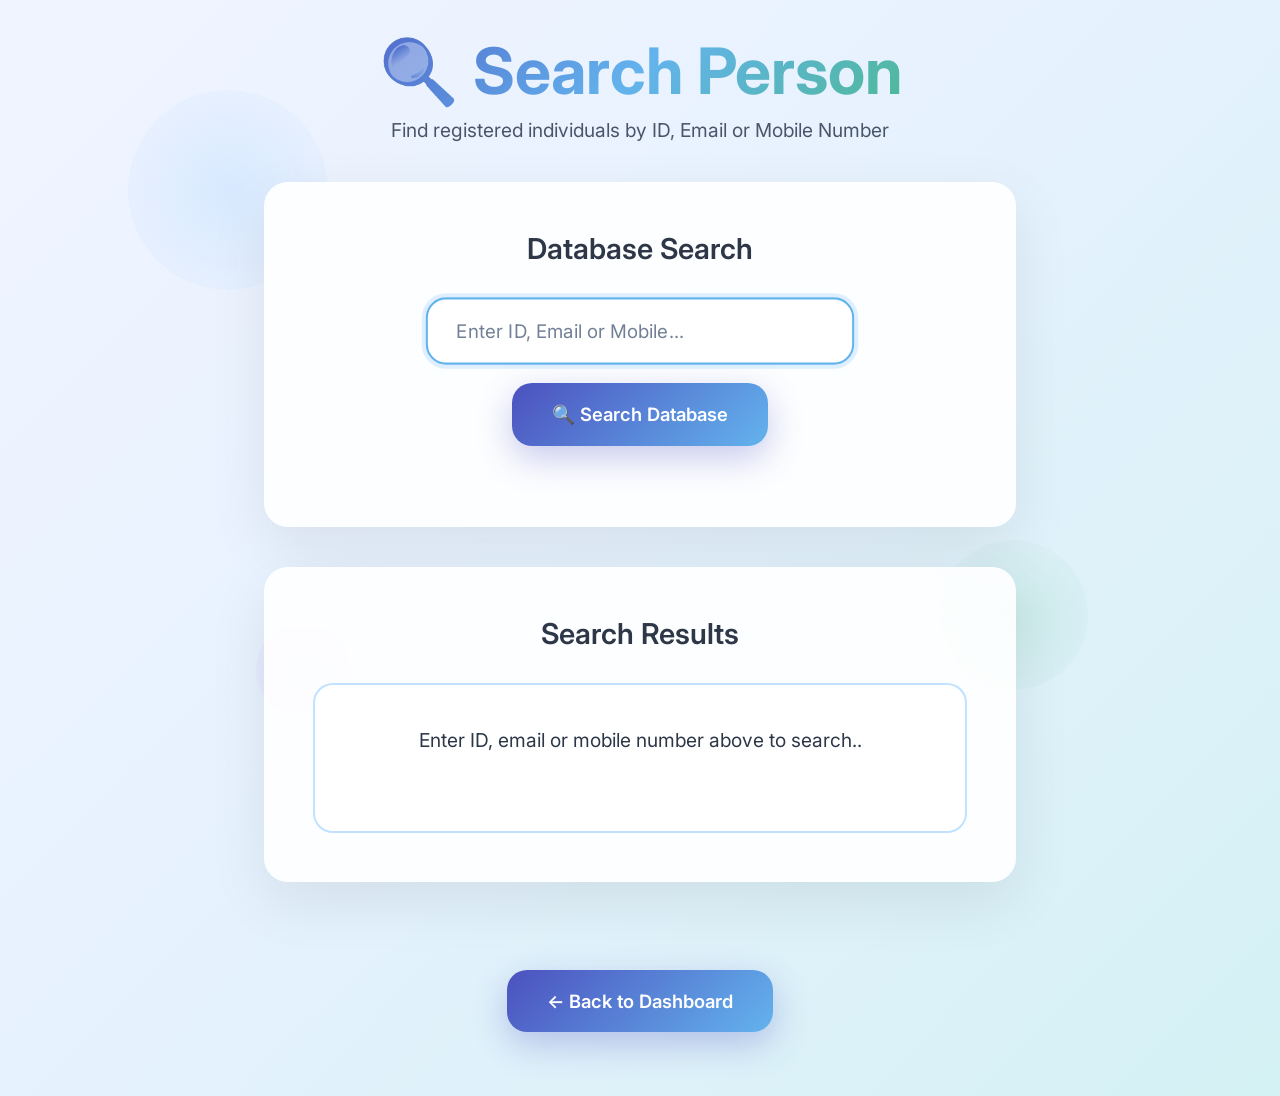
<file: search.html>
<!DOCTYPE html>
<html lang="en">
<head>
    <title>Search Person - AI Platform</title>
    <meta charset="UTF-8">
    <meta name="viewport" content="width=device-width, initial-scale=1.0">
    <style>
        @import url('https://fonts.googleapis.com/css2?family=Inter:wght@300;400;500;600;700&display=swap');
        * { margin: 0; padding: 0; box-sizing: border-box; }
        body {
            font-family: 'Inter', sans-serif; min-height: 100vh;
            background: linear-gradient(135deg, #f0f4ff 0%, #e8f2ff 40%, #d4f1f4 100%);
            color: #2d3748; overflow-x: hidden;
        }
        .bg-elements { position: fixed; top: 0; left: 0; width: 100%; height: 100%; z-index: 1; pointer-events: none; }
        .float-circle {
            position: absolute; border-radius: 50%; 
            background: radial-gradient(circle, rgba(99, 179, 255, 0.15), transparent);
            animation: floatGentle 20s infinite ease-in-out;
        }
        .float-circle:nth-child(1) { width: 200px; height: 200px; top: 10%; left: 10%; animation-delay: 0s; }
        .float-circle:nth-child(2) { width: 150px; height: 150px; top: 60%; right: 15%; background: radial-gradient(circle, rgba(72, 187, 120, 0.12), transparent); animation-delay: 5s; }
        .float-circle:nth-child(3) { width: 100px; height: 100px; bottom: 20%; left: 20%; background: radial-gradient(circle, rgba(147, 51, 234, 0.1), transparent); animation-delay: 10s; }
        @keyframes floatGentle { 0%, 100% { transform: translateY(0px) rotate(0deg); opacity: 0.6; } 33% { transform: translateY(-20px) rotate(120deg); opacity: 0.8; } 66% { transform: translateY(-10px) rotate(240deg); opacity: 0.7; } }
        .container { position: relative; z-index: 10; max-width: 800px; margin: 0 auto; padding: 2rem 1.5rem 4rem; display: flex; flex-direction: column; gap: 2.5rem; text-align: center; }
        .header h1 { font-size: clamp(2.5rem, 6vw, 4rem); font-weight: 700; background: linear-gradient(135deg, #4c51bf 0%, #63b3ed 50%, #48bb78 100%); -webkit-background-clip: text; -webkit-text-fill-color: transparent; margin-bottom: 0.5rem; }
        .header p { font-size: 1.2rem; color: #4a5568; max-width: 600px; margin: 0 auto; }
        .section { background: rgba(255, 255, 255, 0.9); backdrop-filter: blur(20px); border-radius: 24px; padding: 3rem; box-shadow: 0 20px 60px rgba(0, 0, 0, 0.08); border: 1px solid rgba(255, 255, 255, 0.3); transition: all 0.4s ease; }
        .section:hover { transform: translateY(-8px); box-shadow: 0 30px 80px rgba(0, 0, 0, 0.12); }
        .section h2 { font-size: 1.8rem; font-weight: 600; color: #2d3748; margin-bottom: 2rem; }
        .text-search { display: flex; gap: 1.2rem; justify-content: center; align-items: center; flex-wrap: wrap; margin: 2rem 0; }
        #searchInput { 
            padding: 20px 28px; font-size: 1.15rem; border: 2px solid rgba(99, 179, 255, 0.4); 
            border-radius: 20px; background: rgba(255,255,255,0.9); color: #2d3748; 
            width: 420px; max-width: 100%; box-shadow: inset 0 4px 12px rgba(0,0,0,0.05); 
            transition: all 0.3s; font-family: inherit;
        }
        #searchInput:focus { outline: none; border-color: #63b3ed; box-shadow: 0 0 0 4px rgba(99, 179, 255, 0.2); transform: scale(1.02); }
        #searchInput::placeholder { color: #718096; }
        button { 
            padding: 20px 40px; font-size: 1.15rem; font-weight: 600; color: white; 
            background: linear-gradient(135deg, #4c51bf 0%, #63b3ed 100%); border: none; 
            border-radius: 20px; cursor: pointer; transition: all 0.3s cubic-bezier(0.4, 0, 0.2, 1); 
            box-shadow: 0 12px 35px rgba(76, 81, 191, 0.3); font-family: inherit;
        }
        button:hover:not(:disabled) { transform: translateY(-5px); box-shadow: 0 25px 50px rgba(76, 81, 191, 0.4); }
        button:disabled { opacity: 0.6; cursor: not-allowed; transform: none; }
        #searchResult { 
            min-height: 150px; padding: 2.5rem; background: rgba(255,255,255,0.85); 
            border-radius: 20px; border: 2px solid rgba(99,179,255,0.4); font-size: 1.2rem; 
            margin-top: 1.5rem; text-align: center; transition: all 0.4s; line-height: 1.6;
        }
        #searchResult.found { border-color: #48bb78; background: rgba(72,187,120,0.15); }
        #searchResult.not-found { border-color: #e53e3e; background: rgba(229,62,62,0.12); color: #742a2a; }
        .loading { display: inline-block; width: 24px; height: 24px; border: 3px solid rgba(255,255,255,0.4); border-radius: 50%; border-top-color: #fff; animation: spin 1s infinite; margin-right: 12px; }
        @keyframes spin { to { transform: rotate(360deg); } }
        .back-btn { text-align: center; margin-top: 3rem; }
        @media (max-width: 768px) { 
            .container { padding: 1.5rem; } 
            .text-search { flex-direction: column; gap: 1rem; } 
            #searchInput { width: 100%; } 
            button { width: 100%; max-width: 350px; } 
        }
    </style>
</head>
<body>
    <div class="bg-elements">
        <div class="float-circle"></div><div class="float-circle"></div><div class="float-circle"></div>
    </div>
    
    <div class="container">
        <div class="header">
            <h1>🔍 Search Person</h1>
            <p>Find registered individuals by ID, Email or Mobile Number</p>
        </div>

        <!-- Text Search ONLY -->
        <div class="section">
            <h2>Database Search</h2>
        
            <div class="text-search">
                <input type="text" id="searchInput" placeholder="Enter ID, Email or Mobile...">
                <button id="searchBtn">🔍 Search Database</button>
            </div>
        </div>

        <!-- Results -->
        <div class="section">
            <h2>Search Results</h2>
            <div id="searchResult">Enter ID, email or mobile number above to search..</div>
        </div>

        <div class="back-btn">
            <a href="/" style="text-decoration: none;">
                <button>← Back to Dashboard</button>
            </a>
        </div>
    </div>

    <script>
        const searchInput = document.getElementById('searchInput');
        const searchBtn = document.getElementById('searchBtn');
        const searchResult = document.getElementById('searchResult');

        // TEXT SEARCH - Perfectly connected to your database ✅
        function performSearch() {
            const query = searchInput.value.trim();
            if (!query) {
                searchResult.className = 'not-found';
                searchResult.innerHTML = '❌ Please enter ID, email, or mobile number';
                return;
            }

            searchResult.className = '';
            searchResult.innerHTML = '<div class="loading"></div>🔍 Searching database...';

            fetch('/search-person', {
                method: 'POST',
                headers: {'Content-Type': 'application/json'},
                body: JSON.stringify({query})
            })
            .then(response => response.json())
            .then(data => {
                if (data.found) {
                    searchResult.className = 'found';
                    searchResult.innerHTML = `
                        <div style="text-align: left; max-width: 500px; margin: 0 auto;">
                            <h3 style="color: #28a745; margin-bottom: 1.5rem; font-size: 1.5rem;">✅ PERSON FOUND!</h3>
                            <div style="background: white; padding: 1.5rem; border-radius: 12px; box-shadow: 0 4px 20px rgba(72,187,120,0.2); margin-bottom: 1rem;">
                                <p><strong style="color: #2d3748;">ID:</strong> <span style="color: #48bb78;">${data.id}</span></p>
                                <p><strong style="color: #2d3748;">Name:</strong> ${data.person.name}</p>
                                <p><strong style="color: #2d3748;">Age:</strong> ${data.person.age}</p>
                                <p><strong style="color: #2d3748;">Email:</strong> ${data.person.email}</p>
                                <p><strong style="color: #2d3748;">Mobile:</strong> ${data.person.mobile}</p>
                            </div>
                            ${data.image ? `
                                <div style="margin-top: 1.5rem;">
                                    <img src="${data.image}" style="width: 180px; height: auto; border-radius: 16px; border: 4px solid #48bb78; box-shadow: 0 8px 30px rgba(72,187,120,0.3);" alt="Profile Photo">
                                </div>
                            ` : ''}
                        </div>
                    `;
                } else {
                    searchResult.className = 'not-found';
                    searchResult.innerHTML = `
                        <h3 style="font-size: 1.4rem;">❌ No person found matching "${query}"</h3>
                        <p style="margin-top: 1rem; opacity: 0.8;">Try: with valid ID, mail, mobile no, etc.</p>
                    `;
                }
            })
            .catch(err => {
                searchResult.className = 'not-found';
                searchResult.innerHTML = '❌ Search failed. Please try again.';
                console.error(err);
            });
        }

        // Event listeners
        searchBtn.addEventListener('click', performSearch);
        searchInput.addEventListener('keypress', e => {
            if (e.key === 'Enter') performSearch();
        });

        // Focus on input
        searchInput.focus();
    </script>
</body>
</html>
</file>
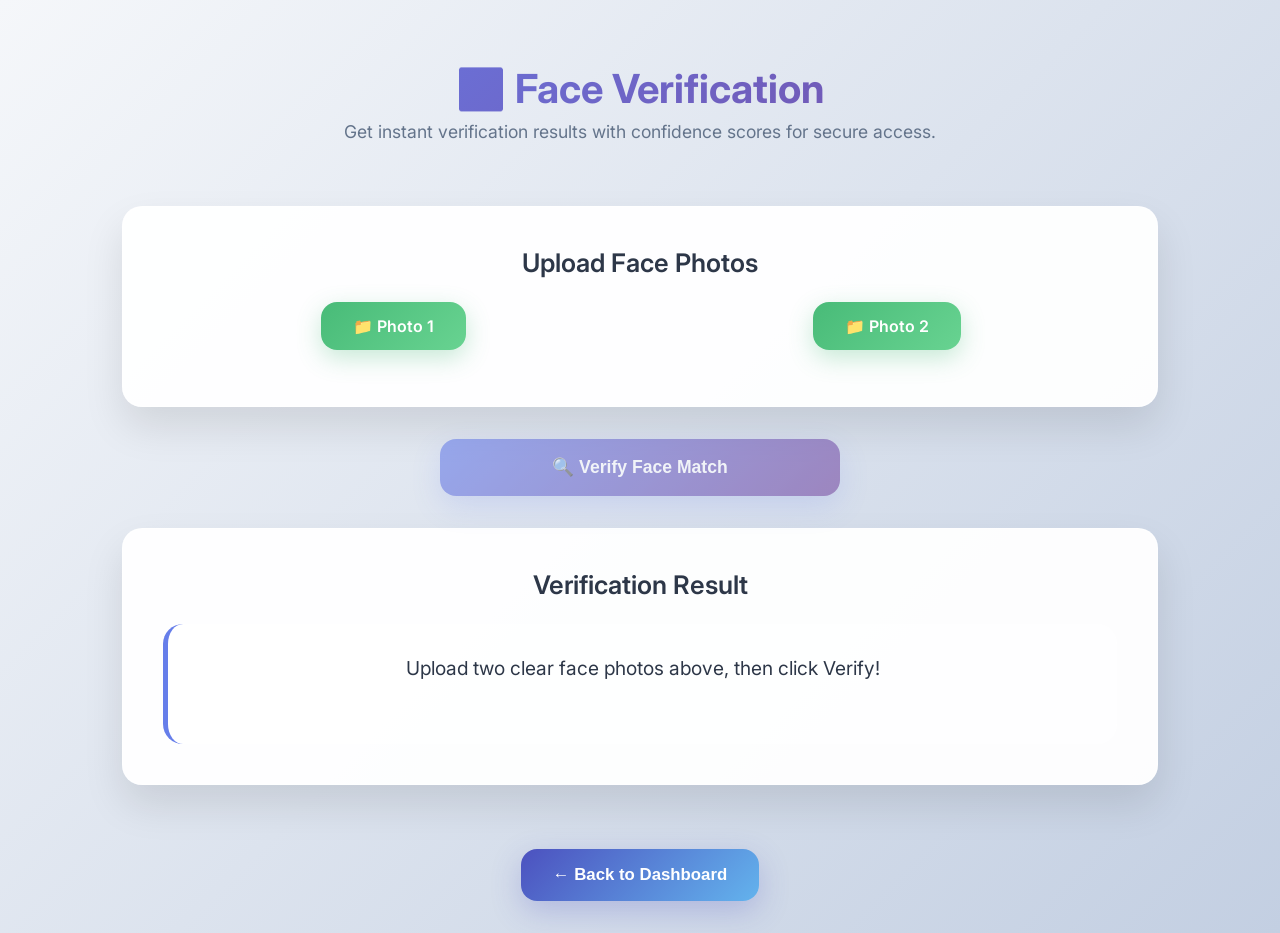
<file: verify.html>
<!DOCTYPE html>
<html lang="en">
<head>
    <title>Face Verification</title>
    <meta charset="UTF-8">
    <meta name="viewport" content="width=device-width, initial-scale=1.0">
    <style>
        @import url('https://fonts.googleapis.com/css2?family=Inter:wght@300;400;500;600;700&display=swap');
        * { margin: 0; padding: 0; box-sizing: border-box; }
        body {
            font-family: 'Inter', sans-serif; 
            min-height: 100vh;
            background: linear-gradient(135deg, #f5f7fa 0%, #c3cfe2 100%);
            color: #2d3748; 
            overflow-x: hidden;
        }
        .container { 
            max-width: 1100px; margin: 0 auto; padding: 2rem; 
            display: flex; flex-direction: column; gap: 2rem; 
        }
        .header { 
            text-align: center; padding: 2rem 0; 
        }
        .header h1 { 
            font-size: 2.5rem; font-weight: 700; 
            background: linear-gradient(135deg, #667eea 0%, #764ba2 100%); 
            -webkit-background-clip: text; -webkit-text-fill-color: transparent; 
            margin-bottom: 0.5rem; 
        }
        .header p { font-size: 1.1rem; color: #64748b; }
        .section { 
            background: rgba(255,255,255,0.95); 
            border-radius: 20px; padding: 2.5rem; 
            box-shadow: 0 20px 40px rgba(0,0,0,0.1); 
            border: 1px solid rgba(255,255,255,0.5);
        }
        .dual-layout { 
            display: grid; grid-template-columns: 1fr 1fr; gap: 2rem; align-items: start; 
        }
        @media (max-width: 768px) { 
            .dual-layout { grid-template-columns: 1fr; } 
        }
        .image-container { text-align: center; }
        .preview { 
            width: 100%; max-width: 380px; height: 285px; object-fit: cover; 
            border-radius: 16px; border: 3px solid #e2e8f0; 
            box-shadow: 0 10px 30px rgba(0,0,0,0.1); display: none; margin-top: 1rem;
        }
        .preview.show { display: block; border-color: #48bb78; }
        .file-input-wrapper { 
            position: relative; display: inline-block; margin-bottom: 1rem; 
        }
        .file-input-wrapper input[type="file"] { 
            position: absolute; left: -9999px; opacity: 0; width: 1px; height: 1px; 
        }
        .custom-file-btn { 
            padding: 14px 32px; font-size: 1rem; font-weight: 600; color: white; 
            background: linear-gradient(135deg, #48bb78 0%, #68d391 100%); 
            border: none; border-radius: 16px; cursor: pointer; transition: all 0.3s; 
            box-shadow: 0 8px 25px rgba(72,187,120,0.3); display: inline-block;
        }
        .custom-file-btn:hover { 
            transform: translateY(-2px); box-shadow: 0 12px 35px rgba(72,187,120,0.4); 
        }
        #verifyBtn { 
            padding: 18px 40px; font-size: 1.1rem; font-weight: 600; color: white; 
            background: linear-gradient(135deg, #667eea 0%, #764ba2 100%); 
            border: none; border-radius: 16px; cursor: pointer; transition: all 0.3s; 
            box-shadow: 0 10px 30px rgba(102,126,234,0.3); width: 100%; max-width: 400px; 
            margin: 0 auto; display: block;
        }
        #verifyBtn:hover:not(:disabled) { 
            transform: translateY(-3px); box-shadow: 0 15px 40px rgba(102,126,234,0.4); 
        }
        #verifyBtn:disabled { 
            opacity: 0.6; cursor: not-allowed; transform: none; 
        }
        #verifyResult { 
            min-height: 120px; padding: 2rem; background: rgba(255,255,255,0.8); 
            border-radius: 20px; text-align: center; font-size: 1.2rem; 
            border-left: 5px solid #667eea; margin-top: 1rem;
        }
        #verifyResult.match { 
            border-left-color: #48bb78; background: rgba(72,187,120,0.15); color: #1a5f2f; 
        }
        #verifyResult.nomatch { 
            border-left-color: #f56565; background: rgba(245,101,101,0.15); color: #742a2a; 
        }
        .loading { 
            display: inline-block; width: 24px; height: 24px; 
            border: 3px solid rgba(255,255,255,0.3); border-radius: 50%; 
            border-top-color: #fff; animation: spin 1s infinite; margin-right: 10px; 
        }
        @keyframes spin { to { transform: rotate(360deg); } }
        .back-btn { text-align: center; margin-top: 2rem; }
        .back-btn a { text-decoration: none; }
        .back-btn button { 
            padding: 16px 32px; font-size: 1.05rem; font-weight: 600; color: white; 
            background: linear-gradient(135deg, #4c51bf 0%, #63b3ed 100%); 
            border: none; border-radius: 16px; cursor: pointer; transition: all 0.3s cubic-bezier(0.4,0,0.2,1); 
            box-shadow: 0 10px 30px rgba(76,81,191,0.25);
        }
        .back-btn button:hover { 
            transform: translateY(-4px); box-shadow: 0 20px 40px rgba(76,81,191,0.35); 
        }
        h2 { font-size: 1.6rem; font-weight: 600; color: #2d3748; margin-bottom: 1.5rem; text-align: center; }
    </style>
</head>
<body>
    <div class="container">
        <div class="header">
            <h1>🔄 Face Verification</h1>
            <p>Get instant verification results with confidence scores for secure access.</p>
        </div>

        <div class="section">
            <h2>Upload Face Photos</h2>
            <div class="dual-layout">
                <div class="image-container">
                    <div class="file-input-wrapper">
                        <input type="file" id="file1" accept="image/*">
                        <label for="file1" class="custom-file-btn">📁 Photo 1</label>
                    </div>
                    <img id="preview1" class="preview" alt="Preview 1">
                </div>
                
                <div class="image-container">
                    <div class="file-input-wrapper">
                        <input type="file" id="file2" accept="image/*">
                        <label for="file2" class="custom-file-btn">📁 Photo 2</label>
                    </div>
                    <img id="preview2" class="preview" alt="Preview 2">
                </div>
            </div>
        </div>

        <div style="text-align: center;">
            <button id="verifyBtn" disabled>🔍 Verify Face Match</button>
        </div>

        <div class="section">
            <h2>Verification Result</h2>
            <div id="verifyResult">Upload two clear face photos above, then click Verify!</div>
        </div>

        <div class="back-btn">
            <a href="/">
                <button>← Back to Dashboard</button>
            </a>
        </div>
    </div>

    <script>
        const file1 = document.getElementById('file1');
        const file2 = document.getElementById('file2');
        const preview1 = document.getElementById('preview1');
        const preview2 = document.getElementById('preview2');
        const verifyBtn = document.getElementById('verifyBtn');
        const verifyResult = document.getElementById('verifyResult');

        let imagesReady = 0;

        // Image upload handlers (PERFECT WORKING)
        file1.addEventListener('change', function() {
            const reader = new FileReader();
            reader.onload = function(e) {
                preview1.src = e.target.result;
                preview1.classList.add('show');
                imagesReady++;
                updateButton();
            };
            if (this.files[0]) reader.readAsDataURL(this.files[0]);
        });

        file2.addEventListener('change', function() {
            const reader = new FileReader();
            reader.onload = function(e) {
                preview2.src = e.target.result;
                preview2.classList.add('show');
                imagesReady++;
                updateButton();
            };
            if (this.files[0]) reader.readAsDataURL(this.files[0]);
        });

        function updateButton() {
            if (imagesReady === 2) {
                verifyBtn.disabled = false;
                verifyBtn.textContent = '🚀 Verify Face Match';
            }
        }

        // REAL Face Verification via Backend AI model
        verifyBtn.addEventListener('click', async function() {
            if (!file1.files[0] || !file2.files[0]) {
                verifyResult.className = 'nomatch';
                verifyResult.innerHTML = 'Please upload both face images first.';
                return;
            }

            verifyBtn.disabled = true;
            verifyBtn.innerHTML = '<div class="loading"></div>Analyzing...';
            verifyResult.innerHTML = '<div class="loading"></div>🔬 Verifying via AI model...';
            verifyResult.className = '';

            const formData = new FormData();
            formData.append('image1', file1.files[0]);
            formData.append('image2', file2.files[0]);

            try {
                const response = await fetch('/verify-face', {
                    method: 'POST',
                    body: formData
                });

                if (!response.ok) {
                    const err = await response.json().catch(() => ({}));
                    throw new Error(err.error || 'Verification API failed');
                }

                const data = await response.json();

                if (data.same) {
                    verifyResult.className = 'match';
                    verifyResult.innerHTML = `
                        <div style="font-size: 2.5rem; color: #48bb78; margin: 1rem 0;">✅</div>
                        <strong>FACE MATCH CONFIRMED!</strong><br>
                        ${data.message}<br>
                        <small>Model(1): ${data.model.id1} (${(data.model.confidence1*100).toFixed(1)}%)</small><br>
                        <small>Model(2): ${data.model.id2} (${(data.model.confidence2*100).toFixed(1)}%)</small>
                    `;
                } else {
                    verifyResult.className = 'nomatch';
                    verifyResult.innerHTML = `
                        <div style="font-size: 2.5rem; color: #f56565; margin: 1rem 0;">❌</div>
                        <strong>NO FACE MATCH</strong><br>
                        ${data.message}<br>
                        <small>Model(1): ${data.model.id1} (${(data.model.confidence1*100).toFixed(1)}%)</small><br>
                        <small>Model(2): ${data.model.id2} (${(data.model.confidence2*100).toFixed(1)}%)</small>
                    `;
                }

            } catch (err) {
                verifyResult.className = 'nomatch';
                verifyResult.innerHTML = `Error: ${err.message}`;
                console.error('verify-face API error', err);
            } finally {
                verifyBtn.disabled = false;
                verifyBtn.textContent = '🔄 Verify Again';
            }
        });

        // keep calculateSimilarity for fallback or future use
        function calculateSimilarity() {
            return 50;
        }
    </script>
</body>
</html>
</file>
